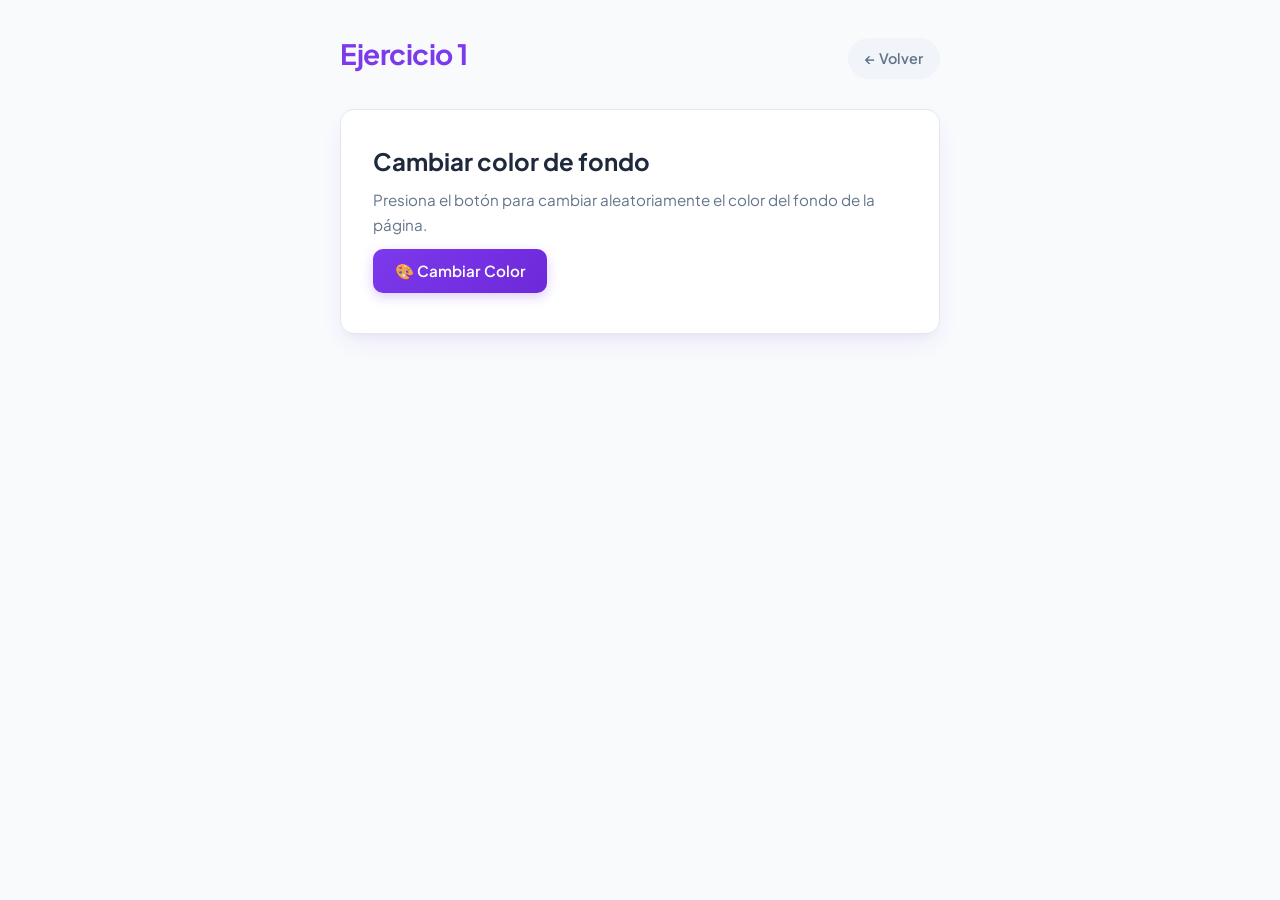
<file: js_ejercicio_1.html>
<!doctype html>
<html lang="es">
  <head>
    <meta charset="UTF-8" />
    <meta name="viewport" content="width=device-width, initial-scale=1.0" />
    <title>Ejercicio 1 - Cambio de color</title>
    <link rel="stylesheet" href="style.css" />
  </head>
  <body>
    <header>
      <h1>Ejercicio 1</h1>
      <a href="index.html">← Volver</a>
    </header>
    <main>
      <h2>Cambiar color de fondo</h2>
      <p>Presiona el botón para cambiar aleatoriamente el color del fondo de la página.</p>
      <button id="boton-color">🎨 Cambiar Color</button>
    </main>
    <script type="module" src="js_ejercicio1.js"></script>
  </body>
</html>
</file>
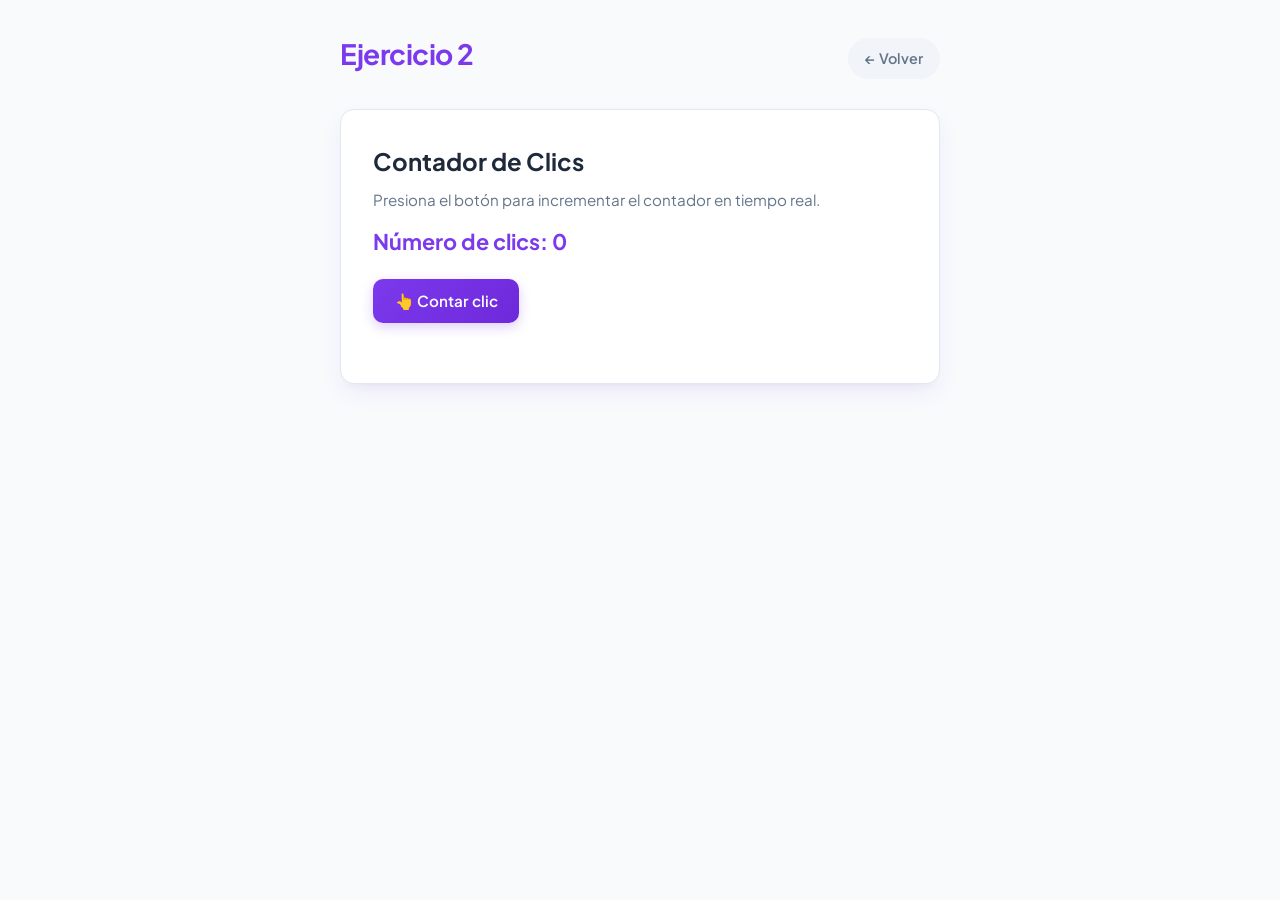
<file: js_ejercicio_2.html>
<!doctype html>
<html lang="es">
  <head>
    <meta charset="UTF-8" />
    <meta name="viewport" content="width=device-width, initial-scale=1.0" />
    <title>Ejercicio 2 - Contador de clics</title>
    <link rel="stylesheet" href="style.css" />
  </head>
  <body>
    <header>
      <h1>Ejercicio 2</h1>
      <a href="index.html">← Volver</a>
    </header>
    <main>
      <h2>Contador de Clics</h2>
      <p>Presiona el botón para incrementar el contador en tiempo real.</p>
      <section>
        <p id="texto-contador">Número de clics: 0</p>
        <button id="boton-clic">👆 Contar clic</button>
      </section>
    </main>
    <script src="js_ejercicio2.js"></script>
  </body>
</html>
</file>
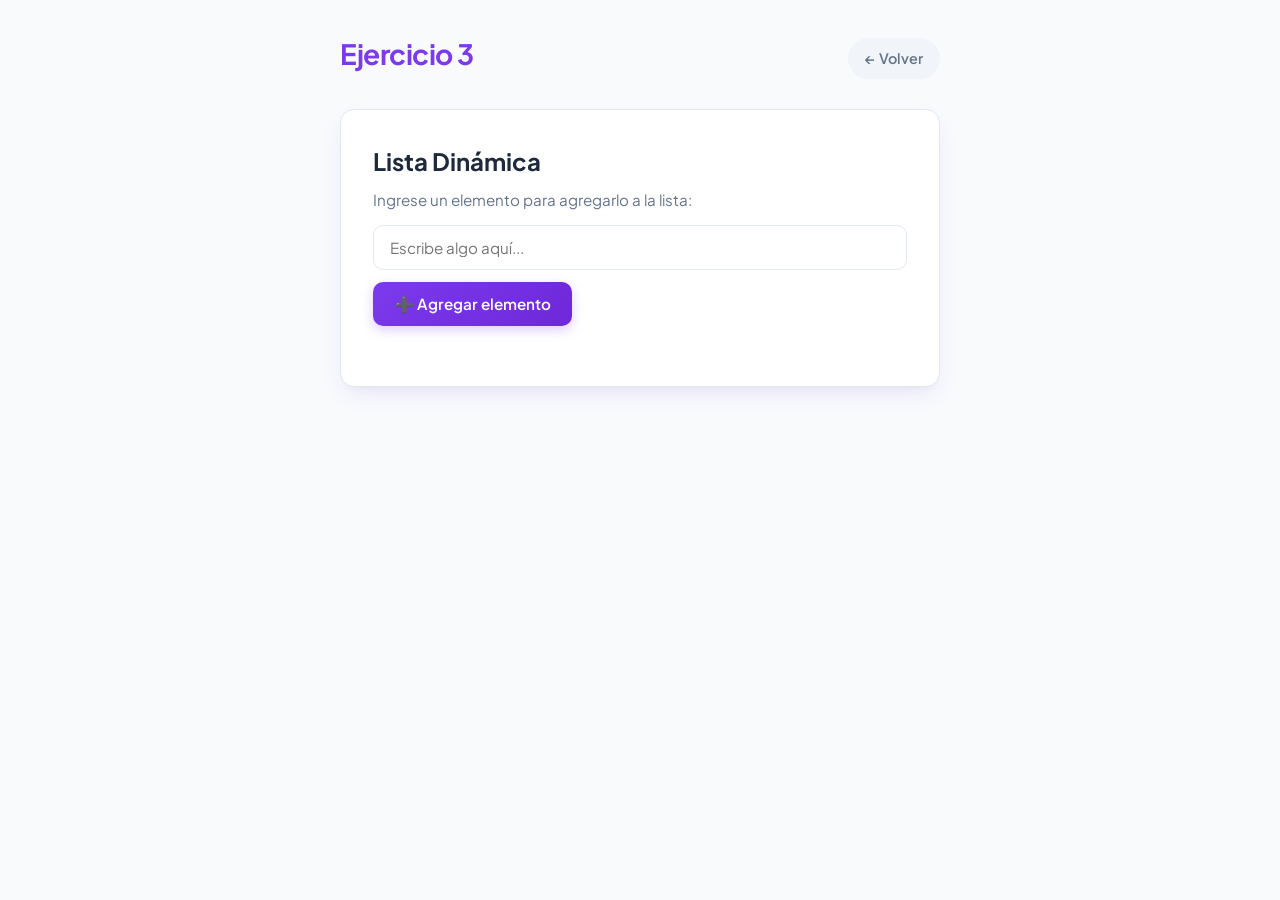
<file: js_ejercicio_3.html>
<!doctype html>
<html lang="es">
  <head>
    <meta charset="UTF-8" />
    <meta name="viewport" content="width=device-width, initial-scale=1.0" />
    <title>Ejercicio 3 - Lista dinámica</title>
    <link rel="stylesheet" href="style.css" />
  </head>
  <body>
    <header>
      <h1>Ejercicio 3</h1>
      <a href="index.html">← Volver</a>
    </header>
    <main>
      <h2>Lista Dinámica</h2>
      <section>
        <p>Ingrese un elemento para agregarlo a la lista:</p>
        <input type="text" id="input-texto" placeholder="Escribe algo aquí..." />
        <button id="boton-agregar">➕ Agregar elemento</button>
        <ul id="lista-dinamica"></ul>
      </section>
    </main>
    <script src="js_ejercicio3.js"></script>
  </body>
</html>
</file>
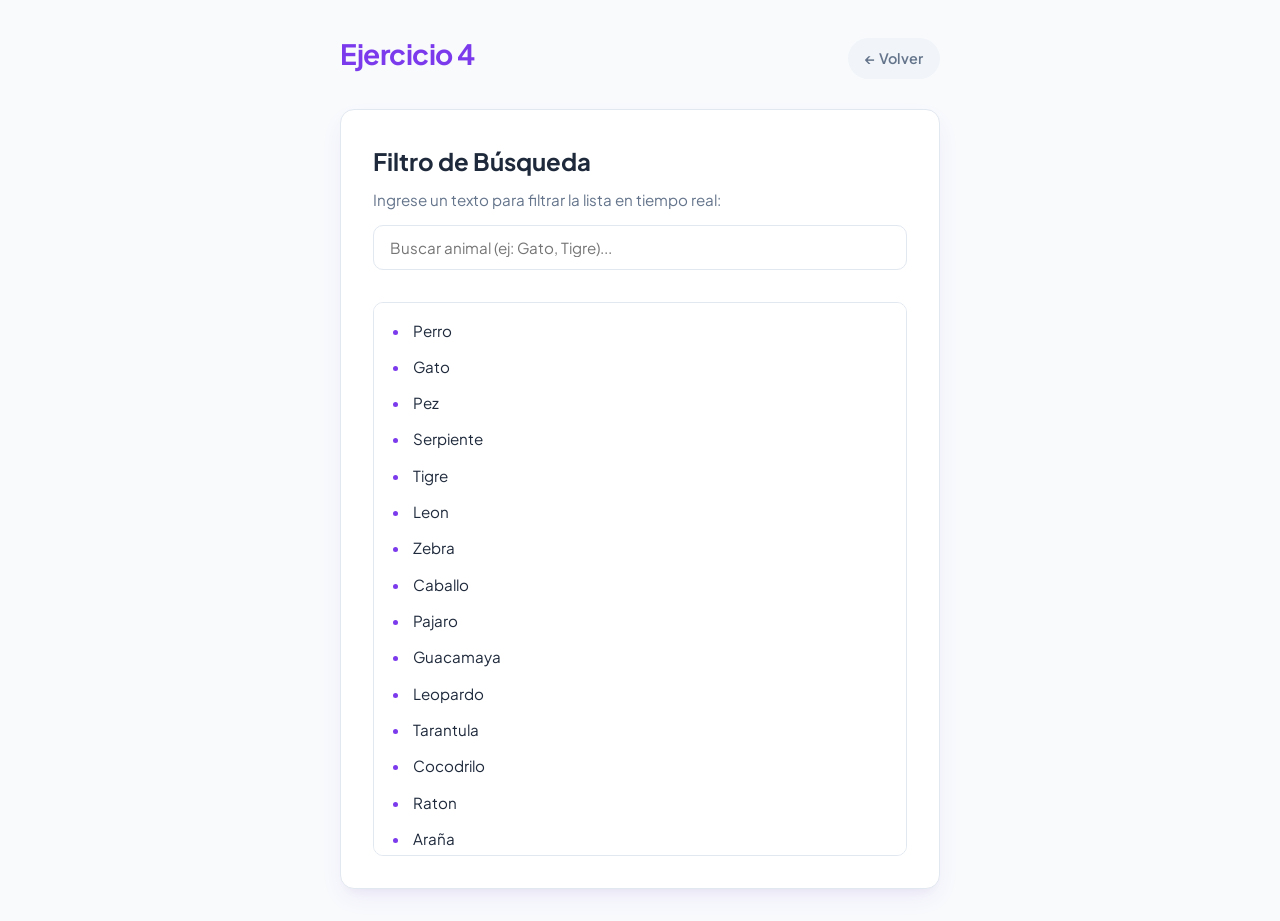
<file: js_ejercicio_4.html>
<!doctype html>
<html lang="es">
  <head>
    <meta charset="UTF-8" />
    <meta name="viewport" content="width=device-width, initial-scale=1.0" />
    <title>Ejercicio 4 - Filtro de búsqueda</title>
    <link rel="stylesheet" href="style.css" />
  </head>
  <body>
    <header>
      <h1>Ejercicio 4</h1>
      <a href="index.html">← Volver</a>
    </header>
    <main class="ejercicio-4-main">
      <h2>Filtro de Búsqueda</h2>
      <section>
        <p>Ingrese un texto para filtrar la lista en tiempo real:</p>
        <input type="text" id="input-texto" placeholder="Buscar animal (ej: Gato, Tigre)..." />
      </section>
      <section class="ejercicio-4-list-container">
        <ul id="lista-dinamica"></ul>
      </section>
    </main>
    <script src="js_ejercicio4.js"></script>
  </body>
</html>
</file>
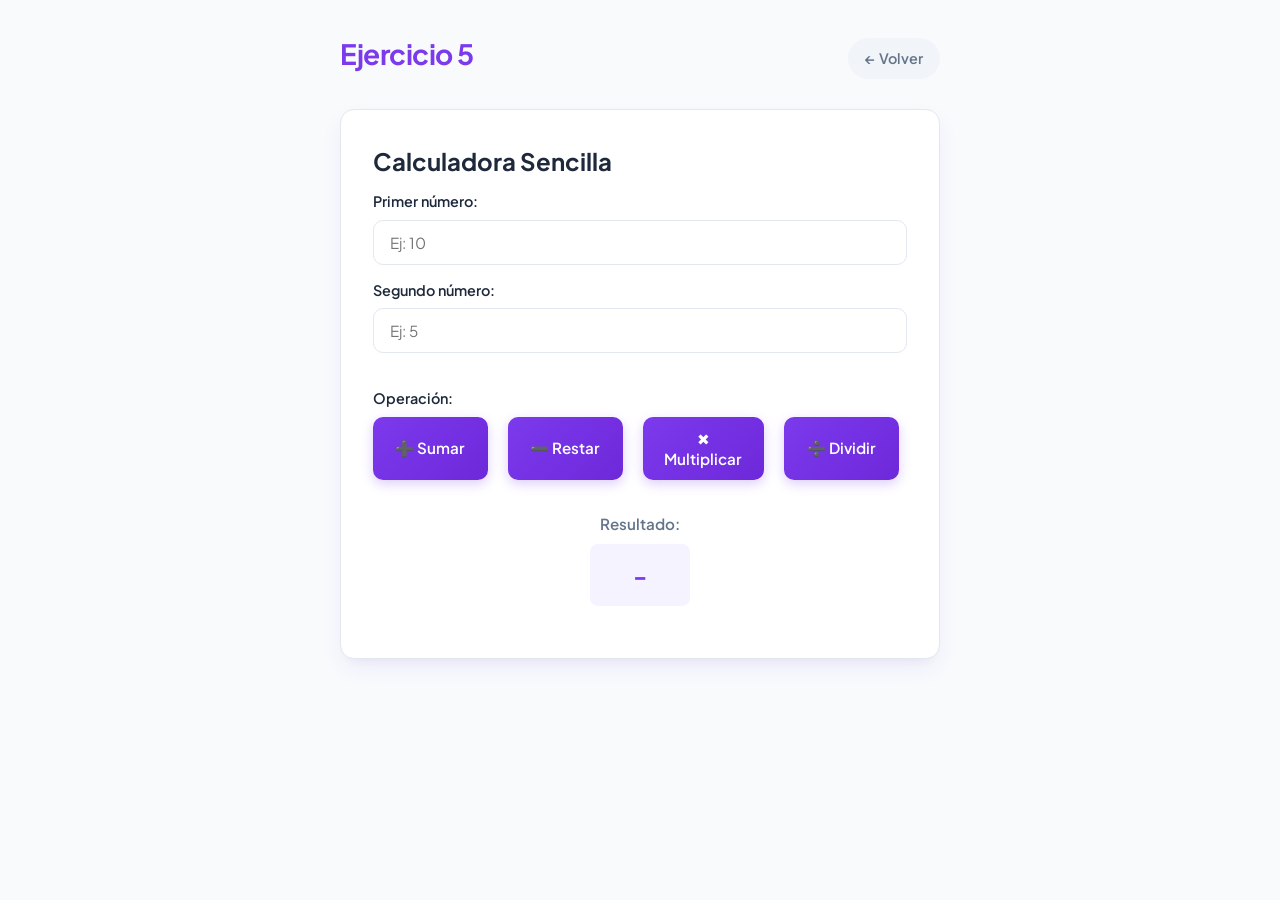
<file: js_ejercicio_5.html>
<!doctype html>
<html lang="es">
  <head>
    <meta charset="UTF-8" />
    <meta name="viewport" content="width=device-width, initial-scale=1.0" />
    <title>Ejercicio 5 - Calculadora Sencilla</title>
    <link rel="stylesheet" href="style.css" />
  </head>
  <body>
    <header>
      <h1>Ejercicio 5</h1>
      <a href="index.html">← Volver</a>
    </header>
    <main>
      <h2>Calculadora Sencilla</h2>
      <section>
        <label for="input-numero1">Primer número:</label>
        <input type="number" id="input-numero1" placeholder="Ej: 10" />
        
        <label for="input-numero2">Segundo número:</label>
        <input type="number" id="input-numero2" placeholder="Ej: 5" />
      </section>
      
      <section>
        <label>Operación:</label>
        <div class="calc-buttons">
          <button id="boton-sumar">➕ Sumar</button>
          <button id="boton-restar">➖ Restar</button>
          <button id="boton-multiplicar">✖️ Multiplicar</button>
          <button id="boton-dividir">➗ Dividir</button>
        </div>
      </section>
      
      <section style="margin-top: 1.5rem; text-align: center;">
        <p style="font-weight: 600; margin-bottom: 0.5rem;">Resultado:</p>
        <div id="resultado">-</div>
      </section>
      <script src="js_ejercicio5.js"></script>
    </main>
  </body>
</html>
</file>
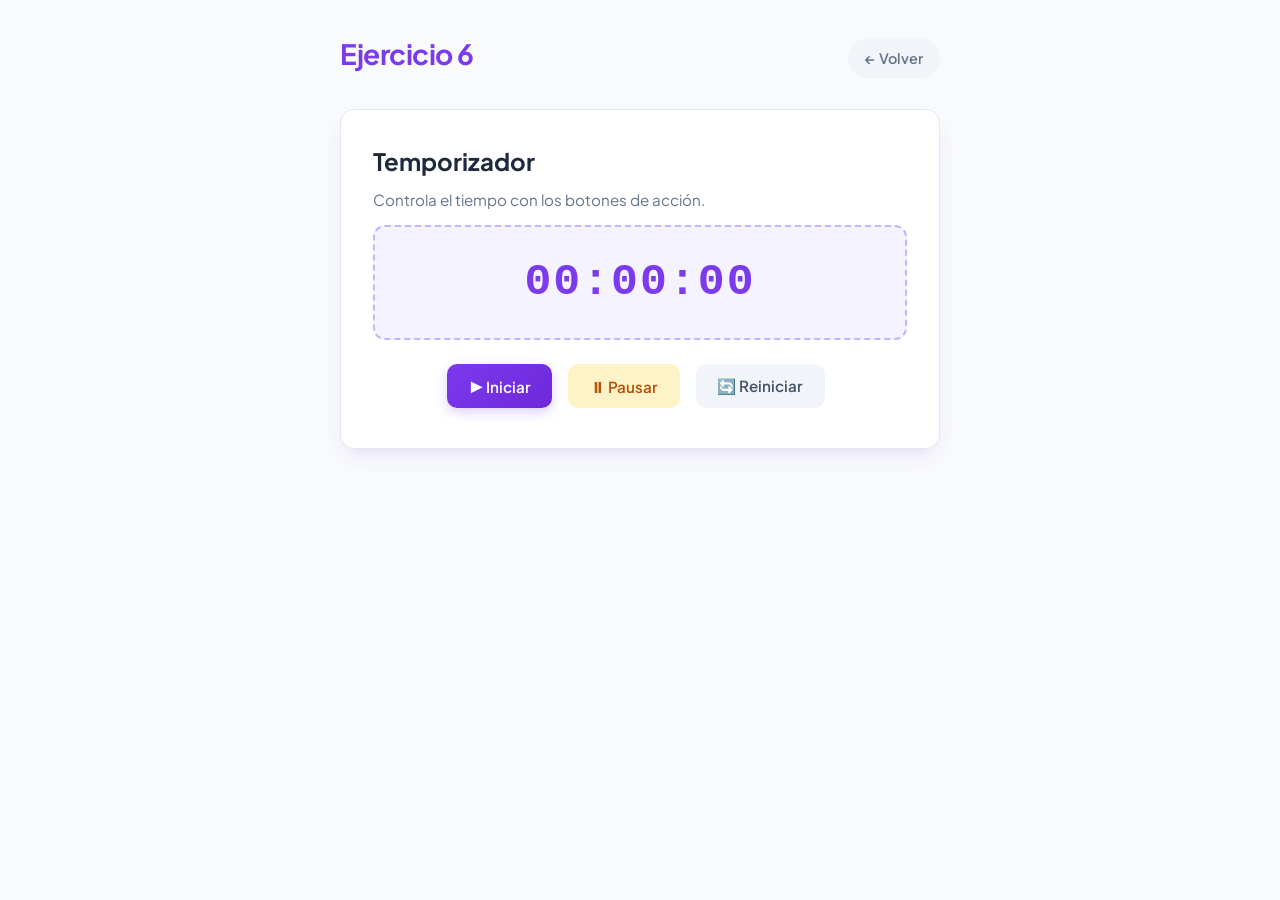
<file: js_ejercicio_6.html>
<!doctype html>
<html lang="es">

<head>
  <meta charset="UTF-8" />
  <meta name="viewport" content="width=device-width, initial-scale=1.0" />
  <title>Ejercicio 6 - Temporizador</title>
  <link rel="stylesheet" href="style.css" />
</head>

<body>
  <header>
    <h1>Ejercicio 6</h1>
    <a href="index.html">← Volver</a>
  </header>
  <main>
    <h2>Temporizador</h2>
    <p>Controla el tiempo con los botones de acción.</p>
    <div id="pantalla">00:00:00</div>
    <div class="button-group" style="justify-content: center;">
      <button id="iniciar">▶ Iniciar</button>
      <button id="pausar">⏸ Pausar</button>
      <button id="reiniciar">🔄 Reiniciar</button>
    </div>
  </main>
  <script src="js_ejercicio6.js"></script>
</body>

</html>
</file>
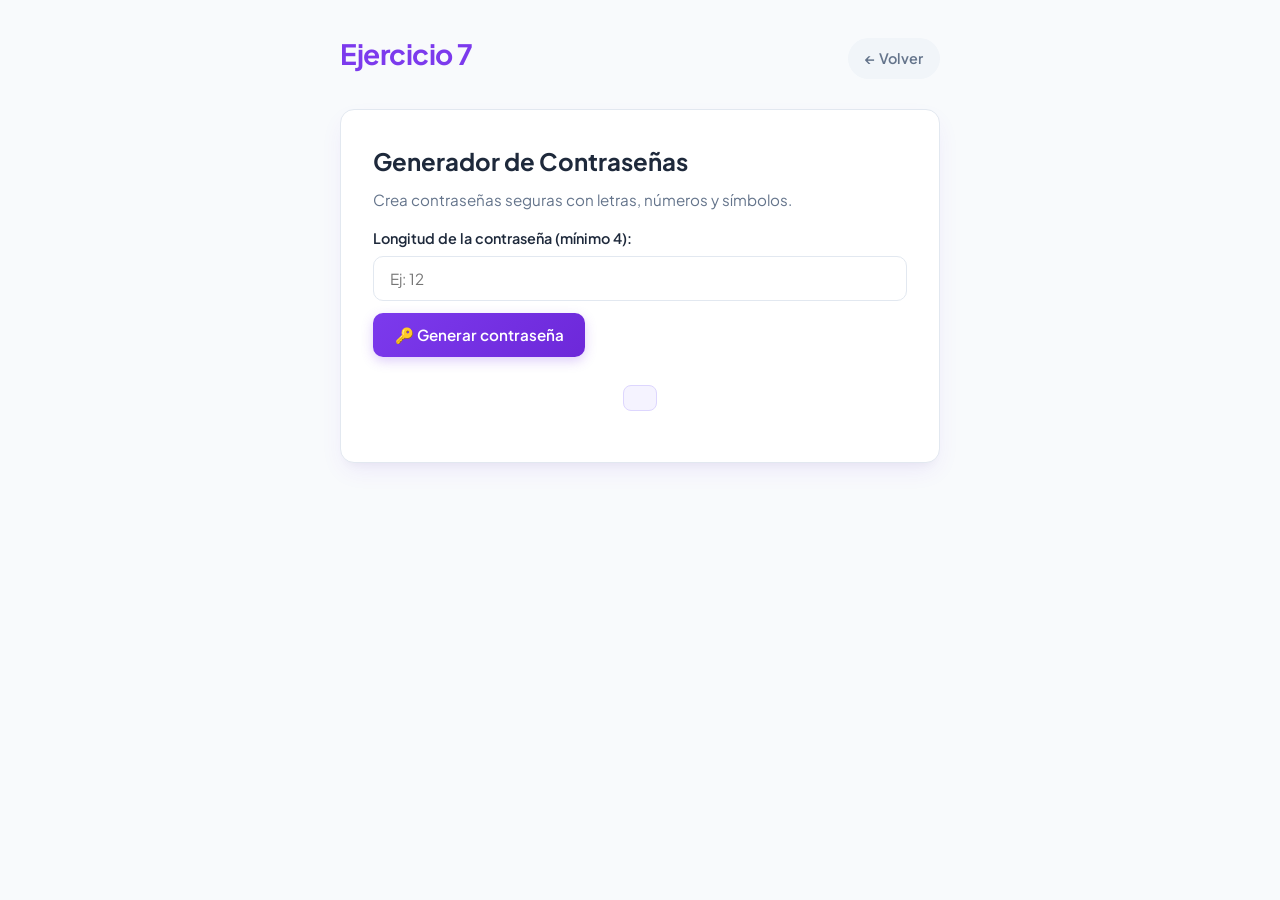
<file: js_ejercicio_7.html>
<!DOCTYPE html>
<html lang="es">

<head>
    <meta charset="UTF-8">
    <meta name="viewport" content="width=device-width, initial-scale=1.0">
    <title>Ejercicio 7 - Generador de contraseñas</title>
    <link rel="stylesheet" href="style.css">
</head>

<body>
    <header>
        <h1>Ejercicio 7</h1>
        <a href="index.html">← Volver</a>
    </header>
    <main>
        <h2>Generador de Contraseñas</h2>
        <p>Crea contraseñas seguras con letras, números y símbolos.</p>
        <section>
            <form id="formulario">
                <label for="longitud">Longitud de la contraseña (mínimo 4):</label>
                <input type="number" id="longitud" name="longitud" min="4" placeholder="Ej: 12">
                <button type="submit">🔑 Generar contraseña</button>
            </form>
        </section>
        <div style="margin-top: 1rem; text-align: center;">
            <p id="error-message"></p>
            <p id="password-title" style="font-weight: 600;"></p>
            <p id="new-password"></p>
        </div>
    </main>

    <script src="js_ejercicio7.js"></script>
</body>

</html>
</file>
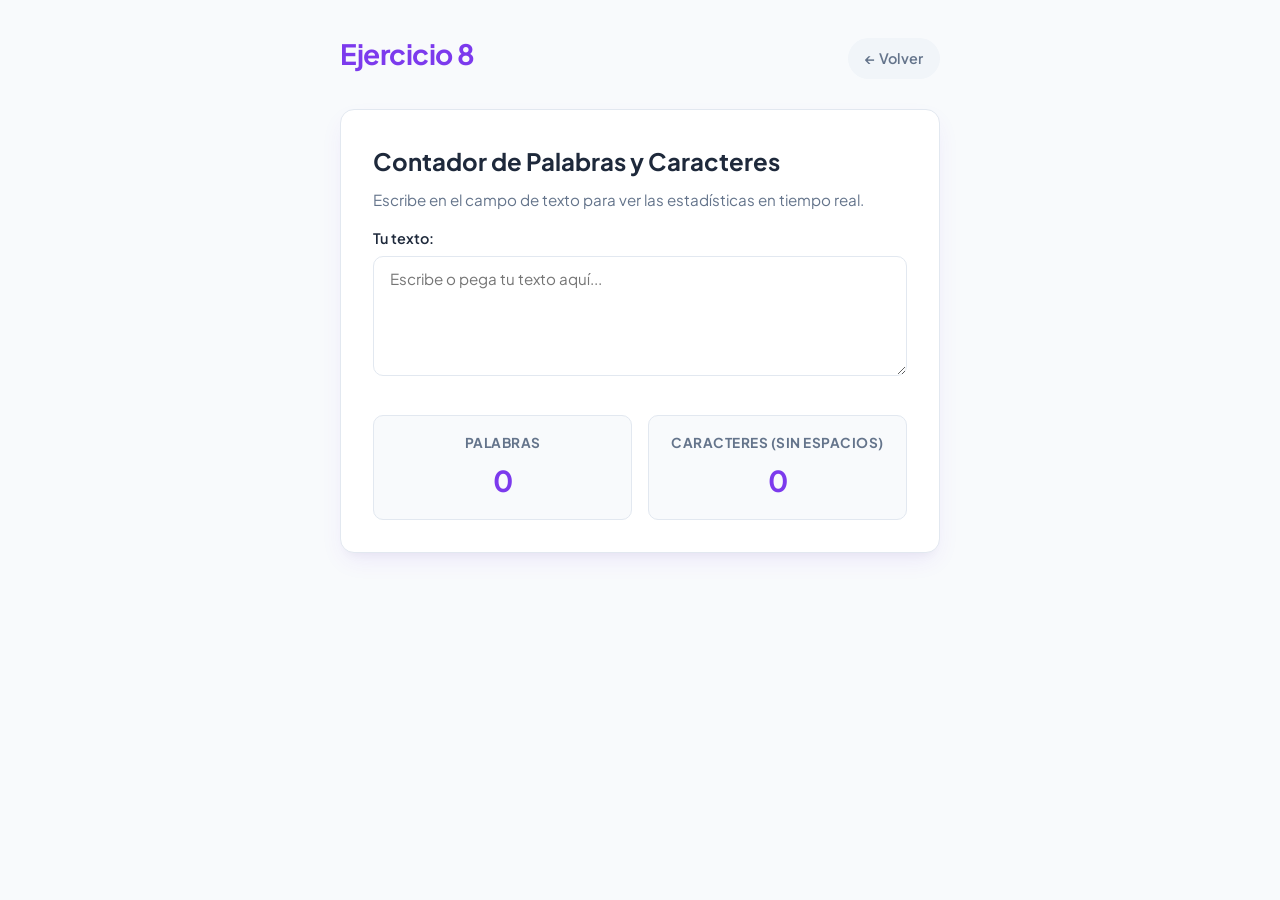
<file: js_ejercicio_8.html>
<!DOCTYPE html>
<html lang="es">

<head>
    <meta charset="UTF-8">
    <meta name="viewport" content="width=device-width, initial-scale=1.0">
    <title>Ejercicio 8 - Contador de palabras y caracteres</title>
    <link rel="stylesheet" href="style.css">
</head>

<body>
    <header>
        <h1>Ejercicio 8</h1>
        <a href="index.html">← Volver</a>
    </header>
    <main>
        <h2>Contador de Palabras y Caracteres</h2>
        <p>Escribe en el campo de texto para ver las estadísticas en tiempo real.</p>
        <section>
            <form id="formulario">
                <label for="texto">Tu texto:</label>
                <textarea id="texto" name="texto" placeholder="Escribe o pega tu texto aquí..."></textarea>
            </form>
        </section>
        <div class="stat-container">
            <div class="stat-card">
                <h4>Palabras</h4>
                <p id="contador-palabras">0</p>
            </div>
            <div class="stat-card">
                <h4>Caracteres (sin espacios)</h4>
                <p id="contador-caracteres">0</p>
            </div>
        </div>
    </main>

    <script src="js_ejercicio8.js"></script>
</body>

</html>
</file>
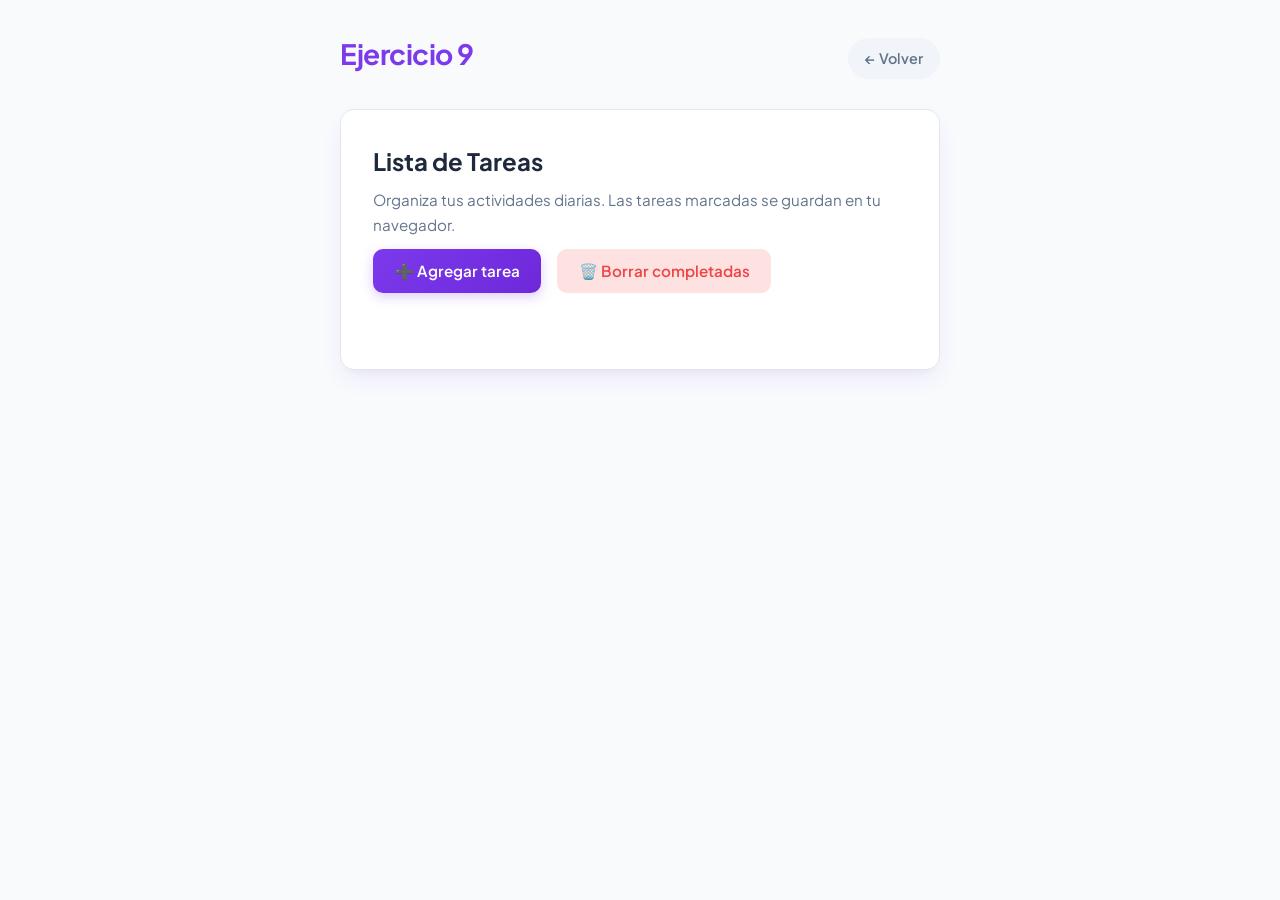
<file: js_ejercicio_9.html>
<!DOCTYPE html>
<html lang="es">

<head>
    <meta charset="UTF-8">
    <meta name="viewport" content="width=device-width, initial-scale=1.0">
    <title>Ejercicio 9 - Lista de tareas</title>
    <link rel="stylesheet" href="style.css">
</head>

<body>
    <header>
        <h1>Ejercicio 9</h1>
        <a href="index.html">← Volver</a>
    </header>
    <main>
        <h2>Lista de Tareas</h2>
        <p>Organiza tus actividades diarias. Las tareas marcadas se guardan en tu navegador.</p>
        
        <div class="button-group" style="margin-bottom: 1.25rem;">
            <button id="boton-agregar">➕ Agregar tarea</button>
            <button id="boton-borrar">🗑️ Borrar completadas</button>
        </div>

        <ul id="lista-tareas"></ul>
    </main>
    <script src="js_ejercicio9.js"></script>
</body>

</html>
</file>
<file: style.css>
@import url('https://fonts.googleapis.com/css2?family=Plus+Jakarta+Sans:wght@400;500;600;700&display=swap');

:root {
  --bg-body: #f8fafc;
  --bg-card: #ffffff;
  --primary: #7c3aed;
  --primary-hover: #6d28d9;
  --primary-light: #f5f3ff;
  --secondary: #06b6d4;
  --secondary-hover: #0891b2;
  --text-main: #1e293b;
  --text-muted: #64748b;
  --border-color: #e2e8f0;
  --shadow-sm: 0 2px 4px rgba(0, 0, 0, 0.04);
  --shadow-md: 0 10px 25px -5px rgba(124, 58, 237, 0.1), 0 8px 10px -6px rgba(0, 0, 0, 0.04);
  --shadow-hover: 0 14px 28px -4px rgba(124, 58, 237, 0.18), 0 10px 10px -5px rgba(0, 0, 0, 0.04);
  --radius: 14px;
}

* {
  box-sizing: border-box;
  margin: 0;
  padding: 0;
}

body {
  font-family: 'Plus Jakarta Sans', system-ui, -apple-system, BlinkMacSystemFont, 'Segoe UI', Roboto, sans-serif;
  background-color: var(--bg-body);
  color: var(--text-main);
  line-height: 1.6;
  min-height: 100vh;
  padding: 2rem 1rem;
  display: flex;
  flex-direction: column;
  align-items: center;
  transition: background-color 0.3s ease;
}

/* Contenedor principal estilo tarjeta */
main, #app {
  width: 100%;
  max-width: 600px;
  background: var(--bg-card);
  padding: 2rem;
  border-radius: var(--radius);
  box-shadow: var(--shadow-md);
  border: 1px solid var(--border-color);
  margin-top: 1rem;
}

/* Header de cada página */
header {
  width: 100%;
  max-width: 600px;
  display: flex;
  justify-content: space-between;
  align-items: center;
  flex-wrap: wrap;
  gap: 1rem;
  margin-bottom: 0.5rem;
}

header h1 {
  font-size: 1.75rem;
  font-weight: 700;
  color: var(--primary);
  letter-spacing: -0.5px;
}

header hr {
  display: none;
}

/* Botón de volver */
header a {
  display: inline-flex;
  align-items: center;
  gap: 0.4rem;
  text-decoration: none;
  font-size: 0.9rem;
  font-weight: 600;
  color: var(--text-muted);
  background: #f1f5f9;
  padding: 0.5rem 1rem;
  border-radius: 9999px;
  transition: all 0.2s ease;
  border: 1px solid transparent;
}

header a:hover {
  background: var(--primary-light);
  color: var(--primary);
  border-color: #ddd6fe;
  transform: translateX(-2px);
}

/* Tipografía y textos */
h1, h2, h3, h4 {
  color: var(--text-main);
  font-weight: 700;
  margin-bottom: 0.5rem;
}

p {
  color: var(--text-muted);
  font-size: 0.95rem;
  margin-bottom: 0.75rem;
}

/* Secciones y formularios */
section, form {
  margin-bottom: 1.25rem;
}

label {
  display: inline-block;
  font-size: 0.9rem;
  font-weight: 600;
  color: var(--text-main);
  margin-bottom: 0.4rem;
}

/* Inputs y Textareas */
input[type="text"],
input[type="number"],
textarea {
  width: 100%;
  padding: 0.75rem 1rem;
  font-family: inherit;
  font-size: 0.95rem;
  color: var(--text-main);
  background: #ffffff;
  border: 1.5px solid var(--border-color);
  border-radius: 10px;
  transition: border-color 0.2s, box-shadow 0.2s;
  margin-bottom: 0.75rem;
}

input[type="text"]:focus,
input[type="number"]:focus,
textarea:focus {
  outline: none;
  border-color: var(--primary);
  box-shadow: 0 0 0 3px rgba(124, 58, 237, 0.15);
}

textarea {
  min-height: 120px;
  resize: vertical;
}

/* Botones principales */
button,
input[type="submit"] {
  display: inline-flex;
  align-items: center;
  justify-content: center;
  padding: 0.75rem 1.35rem;
  font-family: inherit;
  font-size: 0.95rem;
  font-weight: 600;
  color: #ffffff;
  background: linear-gradient(135deg, var(--primary), var(--primary-hover));
  border: none;
  border-radius: 10px;
  cursor: pointer;
  transition: all 0.2s ease;
  box-shadow: 0 4px 12px rgba(124, 58, 237, 0.25);
  margin-right: 0.5rem;
  margin-bottom: 0.5rem;
}

button:hover,
input[type="submit"]:hover {
  transform: translateY(-2px);
  box-shadow: 0 6px 16px rgba(124, 58, 237, 0.35);
}

button:active,
input[type="submit"]:active {
  transform: translateY(0);
}

/* Variantes de botones específicos */
#boton-borrar {
  background: #fee2e2;
  color: #ef4444;
  box-shadow: none;
}
#boton-borrar:hover {
  background: #fecaca;
  color: #dc2626;
}

#pausar {
  background: #fef3c7;
  color: #b45309;
  box-shadow: none;
}
#pausar:hover {
  background: #fde68a;
}

#reiniciar {
  background: #f1f5f9;
  color: #475569;
  box-shadow: none;
}
#reiniciar:hover {
  background: #e2e8f0;
}

/* Listas dinámicas (Ejercicios 3 y 4) */
#lista-dinamica {
  border: 1.5px solid var(--border-color);
  border-radius: 10px;
  background: #ffffff;
  padding: 0.75rem 1.25rem 0.75rem 2.25rem;
  margin: 1rem 0;
  display: flex;
  flex-direction: column;
  gap: 0.25rem;
  list-style-type: disc;
}

#lista-dinamica:empty {
  display: none;
}

#lista-dinamica li {
  display: list-item;
  list-style-type: disc;
  border: none;
  background: transparent;
  padding: 0.25rem 0.2rem;
  border-radius: 0;
  font-size: 0.95rem;
  color: var(--text-main);
  transition: color 0.15s ease;
}

#lista-dinamica li::marker {
  color: var(--primary);
}

#lista-dinamica li:hover {
  background: transparent;
  color: var(--primary);
}

#lista-dinamica button {
  padding: 0.15rem 0.5rem;
  font-size: 0.75rem;
  font-weight: 700;
  margin-left: 0.6rem;
  margin-right: 0;
  margin-bottom: 0;
  background: #fee2e2;
  color: #ef4444;
  box-shadow: none;
  border-radius: 6px;
  line-height: 1.2;
  vertical-align: middle;
}

#lista-dinamica button:hover {
  background: #fecaca;
  color: #dc2626;
  transform: scale(1.05);
  box-shadow: none;
}

/* Lista de tareas (Ejercicio 9) */
#lista-tareas {
  list-style: none;
  display: flex;
  flex-direction: column;
  gap: 0.5rem;
  margin: 1rem 0;
  padding: 0;
}

#lista-tareas li {
  display: flex;
  align-items: center;
  gap: 0.75rem;
  background: #f8fafc;
  padding: 0.75rem 1rem;
  border-radius: 10px;
  border: 1px solid var(--border-color);
  font-size: 0.95rem;
  transition: background 0.15s, border-color 0.15s;
}

#lista-tareas li:hover {
  background: #f1f5f9;
  border-color: #cbd5e1;
}

input[type="checkbox"] {
  width: 1.15rem;
  height: 1.15rem;
  accent-color: var(--primary);
  cursor: pointer;
}

/* Pantalla del temporizador (Ejercicio 6) */
#pantalla {
  font-family: 'Courier New', Courier, monospace;
  font-size: 2.8rem;
  font-weight: 700;
  text-align: center;
  color: var(--primary);
  background: var(--primary-light);
  border: 2px dashed #c4b5fd;
  border-radius: 12px;
  padding: 1.25rem;
  margin-bottom: 1.5rem;
  letter-spacing: 2px;
}

/* Pantalla / resultado de calculadora (Ejercicio 5) */
#resultado {
  font-size: 1.5rem;
  font-weight: 700;
  color: var(--primary);
  background: var(--primary-light);
  padding: 0.75rem 1rem;
  border-radius: 8px;
  display: inline-block;
  min-width: 100px;
  text-align: center;
}

/* Contador de clics (Ejercicio 2) */
#texto-contador {
  font-size: 1.35rem;
  font-weight: 700;
  color: var(--primary);
  margin-bottom: 1.25rem;
}

/* Contraseña generada (Ejercicio 7) */
#new-password {
  font-family: 'Courier New', Courier, monospace;
  font-size: 1.2rem;
  font-weight: 700;
  color: var(--primary);
  background: var(--primary-light);
  border: 1.5px solid #ddd6fe;
  padding: 0.75rem 1rem;
  border-radius: 8px;
  word-break: break-all;
  display: inline-block;
}

#error-message {
  color: #ef4444;
  font-weight: 600;
  margin-bottom: 0.5rem;
}

/* Contadores de texto (Ejercicio 8) */
.stat-container {
  display: grid;
  grid-template-columns: 1fr 1fr;
  gap: 1rem;
  margin-top: 1rem;
}

.stat-card {
  background: #f8fafc;
  border: 1px solid var(--border-color);
  border-radius: 10px;
  padding: 1rem;
  text-align: center;
}

.stat-card h4 {
  font-size: 0.85rem;
  color: var(--text-muted);
  margin-bottom: 0.25rem;
  text-transform: uppercase;
  letter-spacing: 0.5px;
}

.stat-card p {
  font-size: 1.8rem;
  font-weight: 700;
  color: var(--primary);
  margin: 0;
}

/* Menú principal de ejercicios (index.html) */
.menu-grid {
  display: grid;
  grid-template-columns: repeat(auto-fill, minmax(250px, 1fr));
  gap: 1rem;
  width: 100%;
}

.menu-card {
  display: flex;
  align-items: center;
  gap: 0.75rem;
  padding: 1rem 1.25rem;
  background: #ffffff;
  border: 1.5px solid var(--border-color);
  border-radius: 12px;
  text-decoration: none;
  color: var(--text-main);
  font-weight: 600;
  font-size: 0.95rem;
  transition: all 0.25s ease;
  box-shadow: var(--shadow-sm);
}

.menu-card:hover {
  transform: translateY(-3px);
  border-color: var(--primary);
  color: var(--primary);
  box-shadow: var(--shadow-hover);
  background: var(--primary-light);
}

.menu-badge {
  display: inline-flex;
  align-items: center;
  justify-content: center;
  width: 32px;
  height: 32px;
  background: var(--primary);
  color: white;
  border-radius: 8px;
  font-size: 0.85rem;
  font-weight: 700;
  flex-shrink: 0;
}

/* Grilla de botones de la calculadora */
.calc-buttons {
  display: grid;
  grid-template-columns: repeat(4, 1fr);
  gap: 0.75rem;
}

@media (max-width: 480px) {
  .calc-buttons {
    grid-template-columns: repeat(2, 1fr);
  }
}

/* Fila de controles */
.button-group {
  display: flex;
  flex-wrap: wrap;
  gap: 0.5rem;
  margin-top: 0.5rem;
}

/* Ejercicio 4: aprovechar casi el 100vh */
.ejercicio-4-main {
  display: flex;
  flex-direction: column;
  height: calc(100vh - 120px);
  min-height: 520px;
}

.ejercicio-4-list-container {
  flex: 1;
  min-height: 0;
  display: flex;
  flex-direction: column;
  margin-bottom: 0;
}

.ejercicio-4-main #lista-dinamica {
  flex: 1;
  min-height: 0;
  overflow-y: auto;
  margin: 0;
}
</file>
